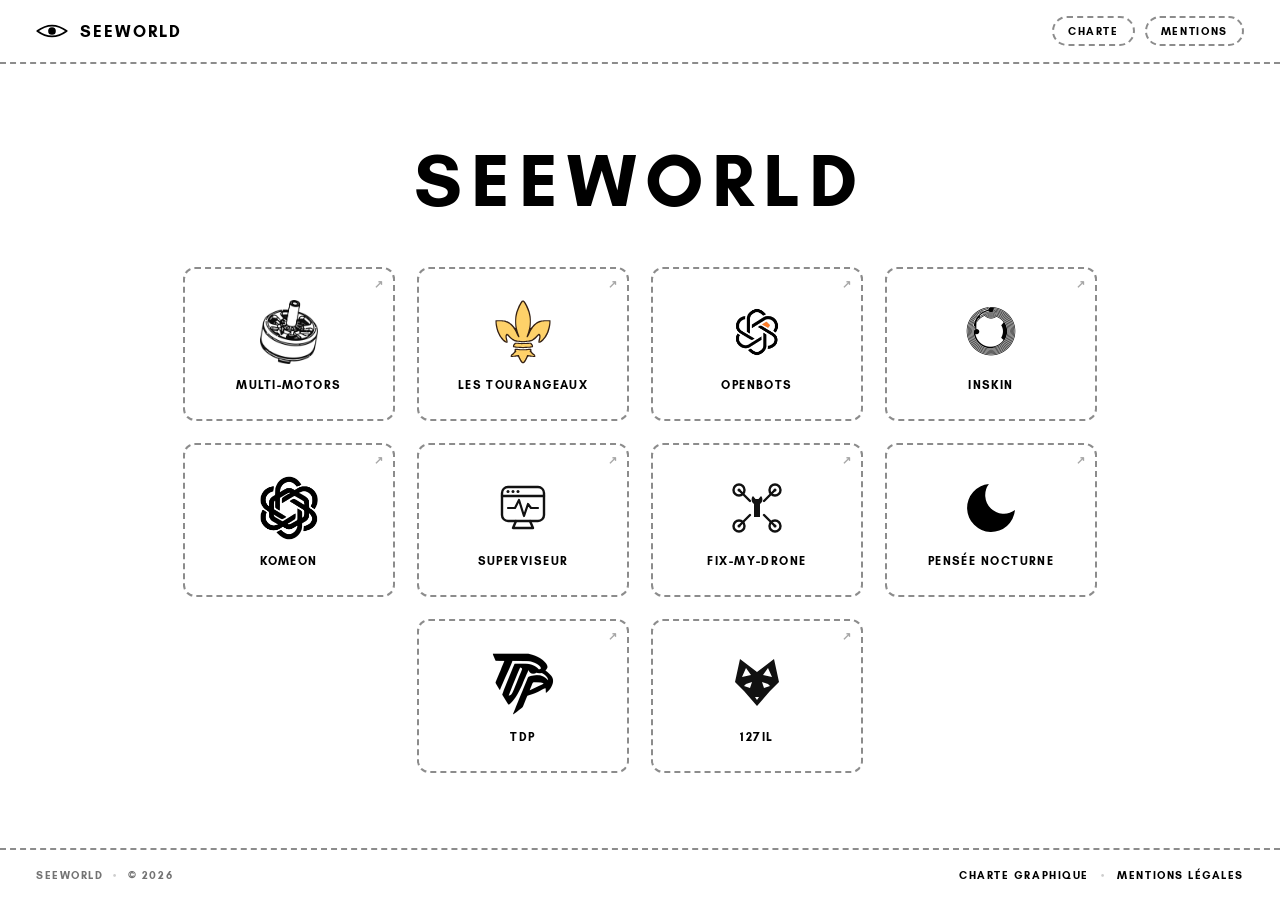
<file: index.html>
<!doctype html>
<html lang="fr">
<head>
  <meta charset="utf-8">
  <meta name="viewport" content="width=device-width, initial-scale=1, viewport-fit=cover">
  <title>SEEWORLD</title>
  <meta name="description" content="SEEWORLD : vitrine et écosystème de projets et plateformes numériques.">
  <link rel="canonical" href="https://seeworld.fr">
  <link rel="icon" type="image/svg+xml" href="favicon.svg">
  <meta property="og:title" content="SEEWORLD">
  <meta property="og:description" content="Vitrine et écosystème de projets et plateformes numériques.">
  <meta property="og:url" content="https://seeworld.fr">
  <meta property="og:type" content="website">
  <meta property="og:image" content="https://seeworld.fr/assets/logo-seeworld.svg">
  <meta name="twitter:card" content="summary">
  <meta name="twitter:title" content="SEEWORLD — Écosystème & Plateformes Numériques">
  <meta name="twitter:description" content="SEEWORLD : vitrine et écosystème de projets et plateformes numériques.">
  <meta name="twitter:image" content="https://seeworld.fr/assets/logo-seeworld.svg">
  <meta name="robots" content="index, follow">
  <script type="application/ld+json">
  {
    "@context": "https://schema.org",
    "@type": "Organization",
    "name": "SEEWORLD",
    "url": "https://seeworld.fr",
    "logo": "https://seeworld.fr/assets/logo-seeworld.svg",
    "description": "Vitrine et écosystème de projets et plateformes numériques.",
    "sameAs": [
      "https://lestourangeaux.fr",
      "https://komeon.fr",
      "https://openbots.fr",
      "https://tom-bigot.fr"
    ]
  }
  </script>
  <meta name="theme-color" content="#ffffff">
  <link rel="stylesheet" href="styles.css?v=20261107">
</head>
<body>

  <!-- ================= EN-TÊTE ================= -->
  <nav class="topnav" aria-label="Navigation">
    <a class="site-logo" href="/" aria-label="SEEWORLD — Accueil">
      <img src="assets/logo-seeworld.svg?v=3" alt="SEEWORLD" width="32" height="32">
      <span class="site-name">SEEWORLD</span>
    </a>
    <div class="nav-group">
      <a class="nav-pill" href="/charte-graphique.html">Charte</a>
      <a class="nav-pill" href="/mentions-legales.html">Mentions</a>
    </div>
  </nav>

  <!-- ================= ACCUEIL ================= -->
  <main class="screen">
    
    <header class="home-head">
      <h1 class="big-title">SEEWORLD</h1>
    </header>

    <!-- Vitrine des logos cliquables -->
    <div class="showcase" role="list">
      
      <!-- 01. Multi-Motors -->
      <a class="logo-card" href="https://multi-motors.fr" target="_blank" rel="noopener" role="listitem" title="Multi-Motors : catalogue des moteurs brushless FPV">
        <span class="logo-ext">↗</span>
        <div class="logo-img">
          <img src="assets/logos/multi-motors.png" alt="Multi-Motors">
        </div>
        <h2 class="logo-name">Multi-Motors</h2>
      </a>

      <!-- 02. Les Tourangeaux -->
      <a class="logo-card" href="https://lestourangeaux.fr" target="_blank" rel="noopener" role="listitem" title="Les Tourangeaux : site officiel et communauté">
        <span class="logo-ext">↗</span>
        <div class="logo-img">
          <img src="assets/logos/lestourangeaux.svg" alt="Les Tourangeaux">
        </div>
        <h2 class="logo-name">Les Tourangeaux</h2>
      </a>

      <!-- 03. OpenBots -->
      <a class="logo-card" href="https://openbots.fr" target="_blank" rel="noopener" role="listitem" title="OpenBots : hébergement managé de bots Discord">
        <span class="logo-ext">↗</span>
        <div class="logo-img">
          <img src="assets/logos/openbots.png" alt="OpenBots">
        </div>
        <h2 class="logo-name">OpenBots</h2>
      </a>

      <!-- 04. Inskin -->
      <a class="logo-card" href="https://github.com/TakDai/Inskin" target="_blank" rel="noopener" role="listitem" title="Inskin : application Android NFC/RFID & implants">
        <span class="logo-ext">↗</span>
        <div class="logo-img">
          <img src="assets/logos/inskin.png" alt="Inskin">
        </div>
        <h2 class="logo-name">Inskin</h2>
      </a>

      <!-- 05. Komeon -->
      <a class="logo-card" href="https://github.com/TakDai/Komeon" target="_blank" rel="noopener" role="listitem" title="Komeon : messagerie communautaire temps réel">
        <span class="logo-ext">↗</span>
        <div class="logo-img">
          <img src="assets/logos/komeon.png" alt="Komeon">
        </div>
        <h2 class="logo-name">Komeon</h2>
      </a>

      <!-- 06. Superviseur -->
      <a class="logo-card" href="https://github.com/TakDai/Superviseur" target="_blank" rel="noopener" role="listitem" title="Superviseur : monitoring et supervision SSH">
        <span class="logo-ext">↗</span>
        <div class="logo-img">
          <img src="assets/logos/superviseur.svg" alt="Superviseur">
        </div>
        <h2 class="logo-name">Superviseur</h2>
      </a>

      <!-- 07. Fix-My-Drone -->
      <a class="logo-card" href="https://github.com/TakDai/fix-my-drone" target="_blank" rel="noopener" role="listitem" title="Fix-My-Drone : base de connaissances et diagnostic FPV">
        <span class="logo-ext">↗</span>
        <div class="logo-img">
          <img src="assets/logos/fix-my-drone.svg" alt="Fix-My-Drone">
        </div>
        <h2 class="logo-name">Fix-My-Drone</h2>
      </a>

      <!-- 08. Pensée Nocturne -->
      <a class="logo-card" href="https://pensées-nocturnes.fr" target="_blank" rel="noopener" role="listitem" title="Pensée Nocturne : créations et réflexions">
        <span class="logo-ext">↗</span>
        <div class="logo-img">
          <img src="assets/logos/pensee-nocturne.svg?v=2" alt="Pensée Nocturne">
        </div>
        <h2 class="logo-name">Pensée Nocturne</h2>
      </a>

      <!-- 09. TDP -->
      <a class="logo-card" href="https://github.com/TakDai/tete-de-piaf" target="_blank" rel="noopener" role="listitem" title="TDP : Tête de Piaf">
        <span class="logo-ext">↗</span>
        <div class="logo-img">
          <img src="assets/logos/tdp.png" alt="TDP">
        </div>
        <h2 class="logo-name">TDP</h2>
      </a>

      <!-- 10. 127IL -->
      <a class="logo-card" href="https://github.com/TakDai/127il" target="_blank" rel="noopener" role="listitem" title="127IL : live streaming & créations Twitch">
        <span class="logo-ext">↗</span>
        <div class="logo-img">
          <img src="assets/logos/127il.svg" alt="127IL">
        </div>
        <h2 class="logo-name">127IL</h2>
      </a>

    </div>

  </main>

  <!-- ================= PIED DE PAGE ================= -->
  <footer class="foot">
    <div class="foot-brand">
      <span>SEEWORLD</span>
      <span class="foot-sep">&bull;</span>
      <span>&copy; 2026</span>
    </div>
    <div class="foot-links">
      <a href="/charte-graphique.html">Charte graphique</a>
      <span class="foot-sep">&bull;</span>
      <a href="/mentions-legales.html">Mentions légales</a>
    </div>
  </footer>

</body>
</html>
</file>
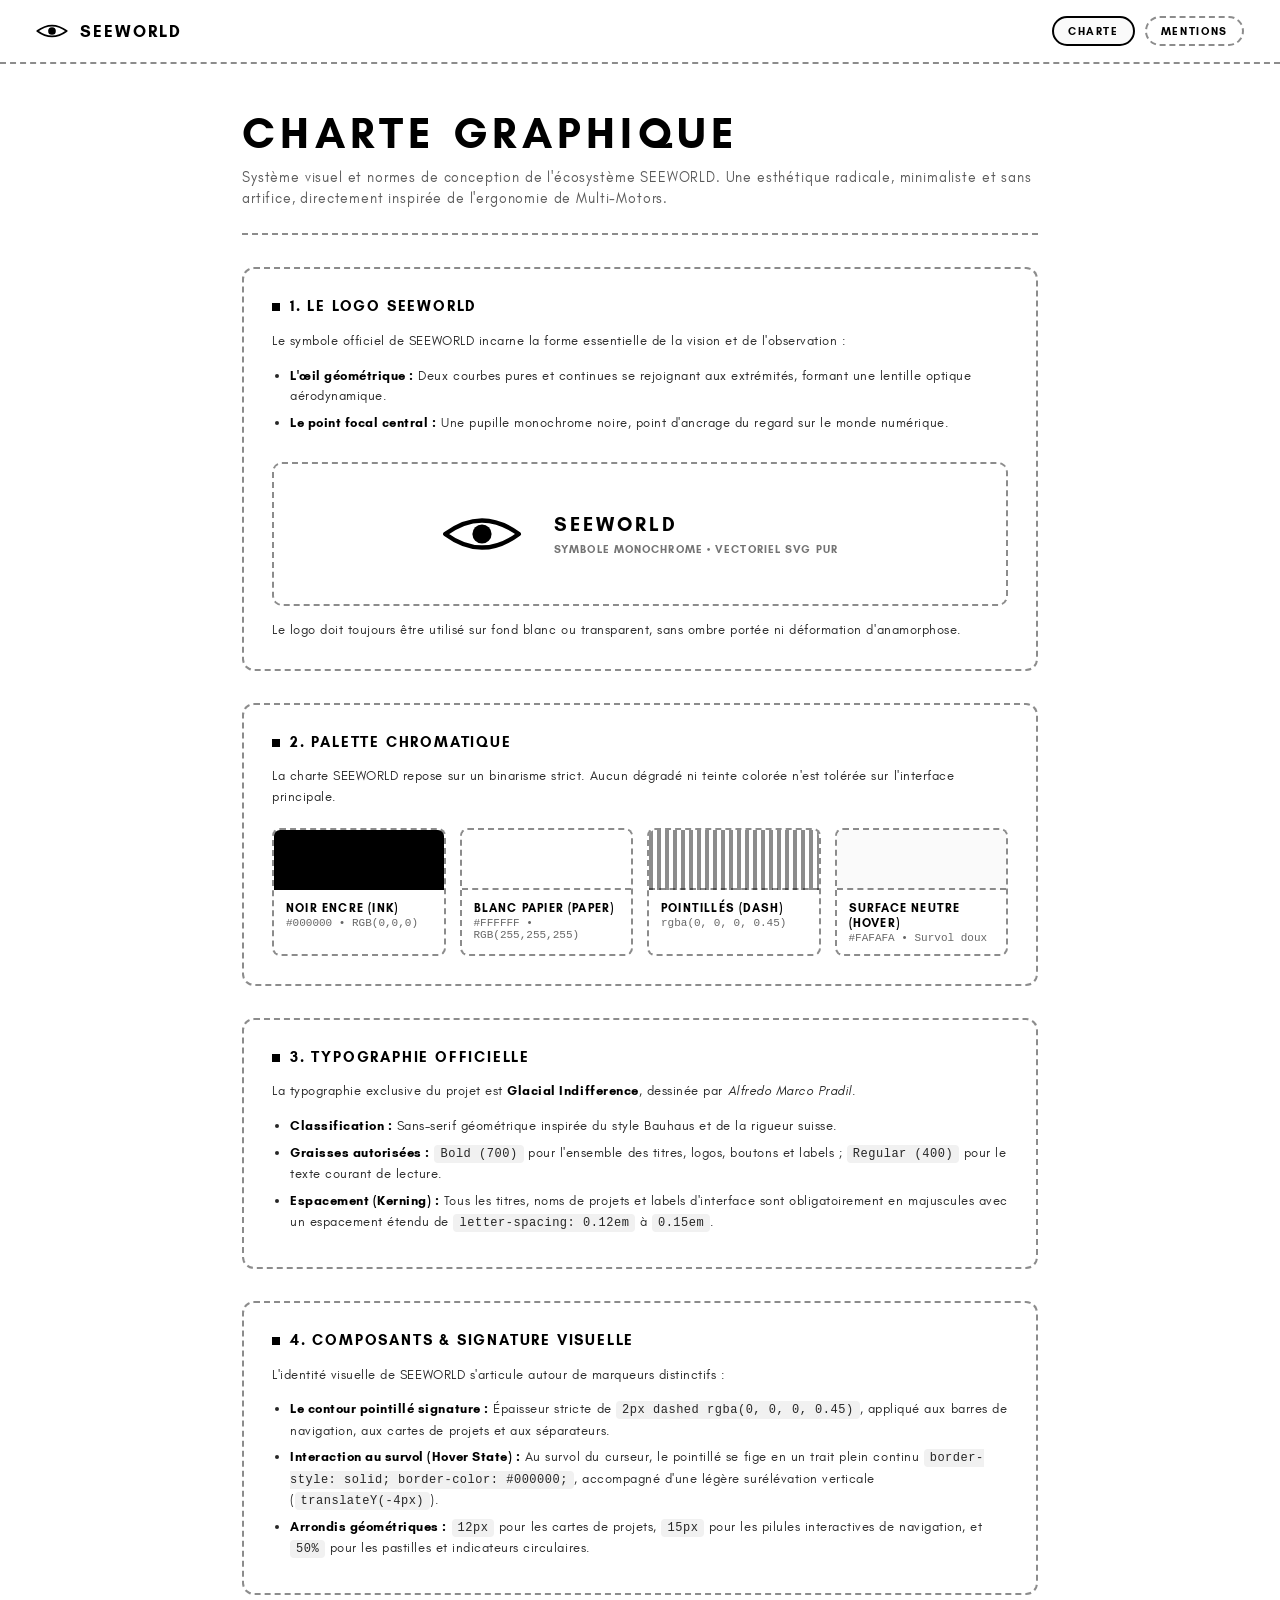
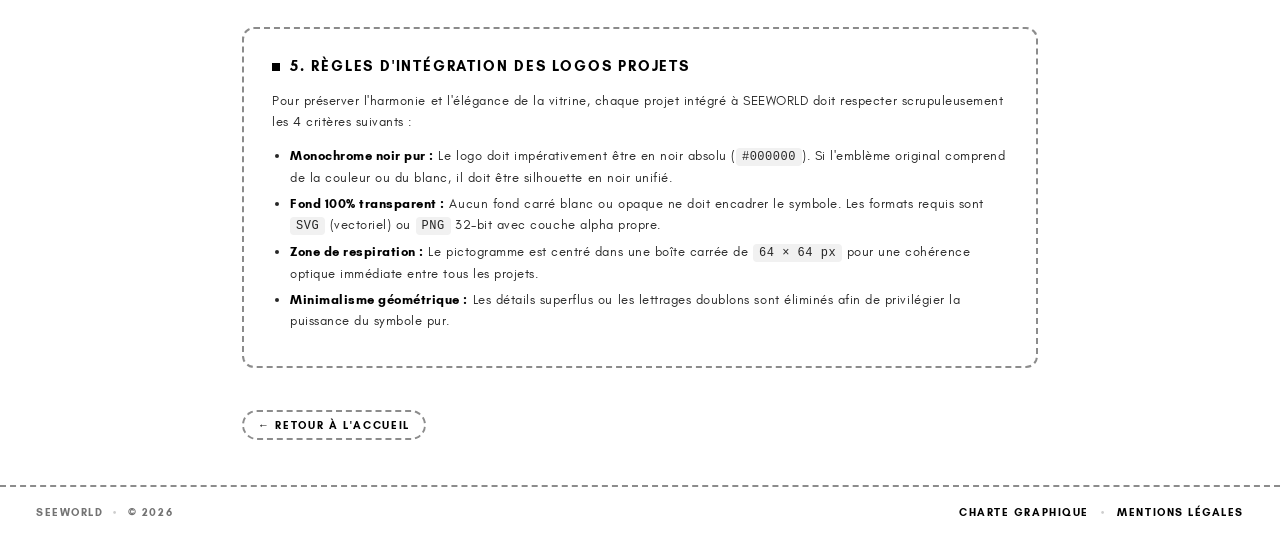
<file: charte-graphique.html>
<!doctype html>
<html lang="fr">
<head>
  <meta charset="utf-8">
  <meta name="viewport" content="width=device-width, initial-scale=1, viewport-fit=cover">
  <title>Charte Graphique — SEEWORLD</title>
  <meta name="description" content="Charte graphique et système de design officiel de la vitrine SEEWORLD : noir pur, blanc papier, typographie Glacial Indifference et logos monochromes.">
  <link rel="canonical" href="https://seeworld.fr/charte-graphique.html">
  <link rel="icon" type="image/svg+xml" href="favicon.svg">
  <meta property="og:title" content="Charte Graphique — SEEWORLD">
  <meta property="og:description" content="Système de design officiel SEEWORLD : noir pur, blanc papier, typographie et composants.">
  <meta property="og:url" content="https://seeworld.fr/charte-graphique.html">
  <meta property="og:type" content="article">
  <meta name="theme-color" content="#ffffff">
  <link rel="stylesheet" href="styles.css?v=20261107">
</head>
<body>

  <!-- ================= EN-TÊTE ================= -->
  <nav class="topnav" aria-label="Navigation">
    <a class="site-logo" href="/" aria-label="SEEWORLD — Retour à l'accueil">
      <img src="assets/logo-seeworld.svg?v=3" alt="SEEWORLD" width="32" height="32">
      <span class="site-name">SEEWORLD</span>
    </a>
    <div class="nav-group">
      <a class="nav-pill active" href="/charte-graphique.html">Charte</a>
      <a class="nav-pill" href="/mentions-legales.html">Mentions</a>
    </div>
  </nav>

  <!-- ================= CONTENU ================= -->
  <main class="prose-screen">

    <header class="page-head">
      <h1 class="page-title">Charte Graphique</h1>
      <p class="page-subtitle">Système visuel et normes de conception de l'écosystème SEEWORLD. Une esthétique radicale, minimaliste et sans artifice, directement inspirée de l'ergonomie de Multi-Motors.</p>
    </header>

    <!-- 01. Le Logo SEEWORLD -->
    <article class="prose-card">
      <h2>1. Le Logo SEEWORLD</h2>
      <p>Le symbole officiel de SEEWORLD incarne la forme essentielle de la vision et de l'observation :</p>
      <ul>
        <li><strong>L'œil géométrique :</strong> Deux courbes pures et continues se rejoignant aux extrémités, formant une lentille optique aérodynamique.</li>
        <li><strong>Le point focal central :</strong> Une pupille monochrome noire, point d'ancrage du regard sur le monde numérique.</li>
      </ul>
      <div class="logo-display">
        <img src="assets/logo-seeworld.svg" alt="Logo officiel SEEWORLD" width="80" height="80">
        <div>
          <div style="font-weight: 700; font-size: 20px; letter-spacing: 0.15em;">SEEWORLD</div>
          <div style="font-size: 11px; color: rgba(0,0,0,0.55); letter-spacing: 0.1em; margin-top: 4px;">SYMBOLE MONOCHROME &bull; VECTORIEL SVG PUR</div>
        </div>
      </div>
      <p>Le logo doit toujours être utilisé sur fond blanc ou transparent, sans ombre portée ni déformation d'anamorphose.</p>
    </article>

    <!-- 02. Palette chromatique -->
    <article class="prose-card">
      <h2>2. Palette Chromatique</h2>
      <p>La charte SEEWORLD repose sur un binarisme strict. Aucun dégradé ni teinte colorée n'est tolérée sur l'interface principale.</p>
      
      <div class="swatch-grid">
        <div class="swatch-item">
          <div class="swatch-color" style="background: #000000;"></div>
          <div class="swatch-meta">
            <span class="swatch-name">Noir Encre (Ink)</span>
            <span class="swatch-value">#000000 &bull; RGB(0,0,0)</span>
          </div>
        </div>
        <div class="swatch-item">
          <div class="swatch-color" style="background: #FFFFFF;"></div>
          <div class="swatch-meta">
            <span class="swatch-name">Blanc Papier (Paper)</span>
            <span class="swatch-value">#FFFFFF &bull; RGB(255,255,255)</span>
          </div>
        </div>
        <div class="swatch-item">
          <div class="swatch-color" style="background: repeating-linear-gradient(to right, rgba(0,0,0,0.45) 0 4px, transparent 4px 8px);"></div>
          <div class="swatch-meta">
            <span class="swatch-name">Pointillés (Dash)</span>
            <span class="swatch-value">rgba(0, 0, 0, 0.45)</span>
          </div>
        </div>
        <div class="swatch-item">
          <div class="swatch-color" style="background: #FAFAFA;"></div>
          <div class="swatch-meta">
            <span class="swatch-name">Surface Neutre (Hover)</span>
            <span class="swatch-value">#FAFAFA &bull; Survol doux</span>
          </div>
        </div>
      </div>
    </article>

    <!-- 03. Typographie -->
    <article class="prose-card">
      <h2>3. Typographie Officielle</h2>
      <p>La typographie exclusive du projet est <strong>Glacial Indifference</strong>, dessinée par <em>Alfredo Marco Pradil</em>.</p>
      <ul>
        <li><strong>Classification :</strong> Sans-serif géométrique inspirée du style Bauhaus et de la rigueur suisse.</li>
        <li><strong>Graisses autorisées :</strong> <code>Bold (700)</code> pour l'ensemble des titres, logos, boutons et labels ; <code>Regular (400)</code> pour le texte courant de lecture.</li>
        <li><strong>Espacement (Kerning) :</strong> Tous les titres, noms de projets et labels d'interface sont obligatoirement en majuscules avec un espacement étendu de <code>letter-spacing: 0.12em</code> à <code>0.15em</code>.</li>
      </ul>
    </article>

    <!-- 04. Composants & Signature Visuelle -->
    <article class="prose-card">
      <h2>4. Composants &amp; Signature Visuelle</h2>
      <p>L'identité visuelle de SEEWORLD s'articule autour de marqueurs distinctifs :</p>
      <ul>
        <li><strong>Le contour pointillé signature :</strong> Épaisseur stricte de <code>2px dashed rgba(0, 0, 0, 0.45)</code>, appliqué aux barres de navigation, aux cartes de projets et aux séparateurs.</li>
        <li><strong>Interaction au survol (Hover State) :</strong> Au survol du curseur, le pointillé se fige en un trait plein continu <code>border-style: solid; border-color: #000000;</code>, accompagné d'une légère surélévation verticale (<code>translateY(-4px)</code>).</li>
        <li><strong>Arrondis géométriques :</strong> 
          <code>12px</code> pour les cartes de projets, 
          <code>15px</code> pour les pilules interactives de navigation, 
          et <code>50%</code> pour les pastilles et indicateurs circulaires.
        </li>
      </ul>
    </article>

    <!-- 05. Règle d'intégration des Logos de projets -->
    <article class="prose-card">
      <h2>5. Règles d'intégration des Logos Projets</h2>
      <p>Pour préserver l'harmonie et l'élégance de la vitrine, chaque projet intégré à SEEWORLD doit respecter scrupuleusement les 4 critères suivants :</p>
      <ul>
        <li><strong>Monochrome noir pur :</strong> Le logo doit impérativement être en noir absolu (<code>#000000</code>). Si l'emblème original comprend de la couleur ou du blanc, il doit être silhouette en noir unifié.</li>
        <li><strong>Fond 100% transparent :</strong> Aucun fond carré blanc ou opaque ne doit encadrer le symbole. Les formats requis sont <code>SVG</code> (vectoriel) ou <code>PNG</code> 32-bit avec couche alpha propre.</li>
        <li><strong>Zone de respiration :</strong> Le pictogramme est centré dans une boîte carrée de <code>64 &times; 64 px</code> pour une cohérence optique immédiate entre tous les projets.</li>
        <li><strong>Minimalisme géométrique :</strong> Les détails superflus ou les lettrages doublons sont éliminés afin de privilégier la puissance du symbole pur.</li>
      </ul>
    </article>

    <div class="back-row">
      <a class="nav-pill" href="/">&larr; Retour à l'accueil</a>
    </div>

  </main>

  <!-- ================= PIED DE PAGE ================= -->
  <footer class="foot">
    <div class="foot-brand">
      <span>SEEWORLD</span>
      <span class="foot-sep">&bull;</span>
      <span>&copy; 2026</span>
    </div>
    <div class="foot-links">
      <a href="/charte-graphique.html">Charte graphique</a>
      <span class="foot-sep">&bull;</span>
      <a href="/mentions-legales.html">Mentions légales</a>
    </div>
  </footer>

</body>
</html>
</file>
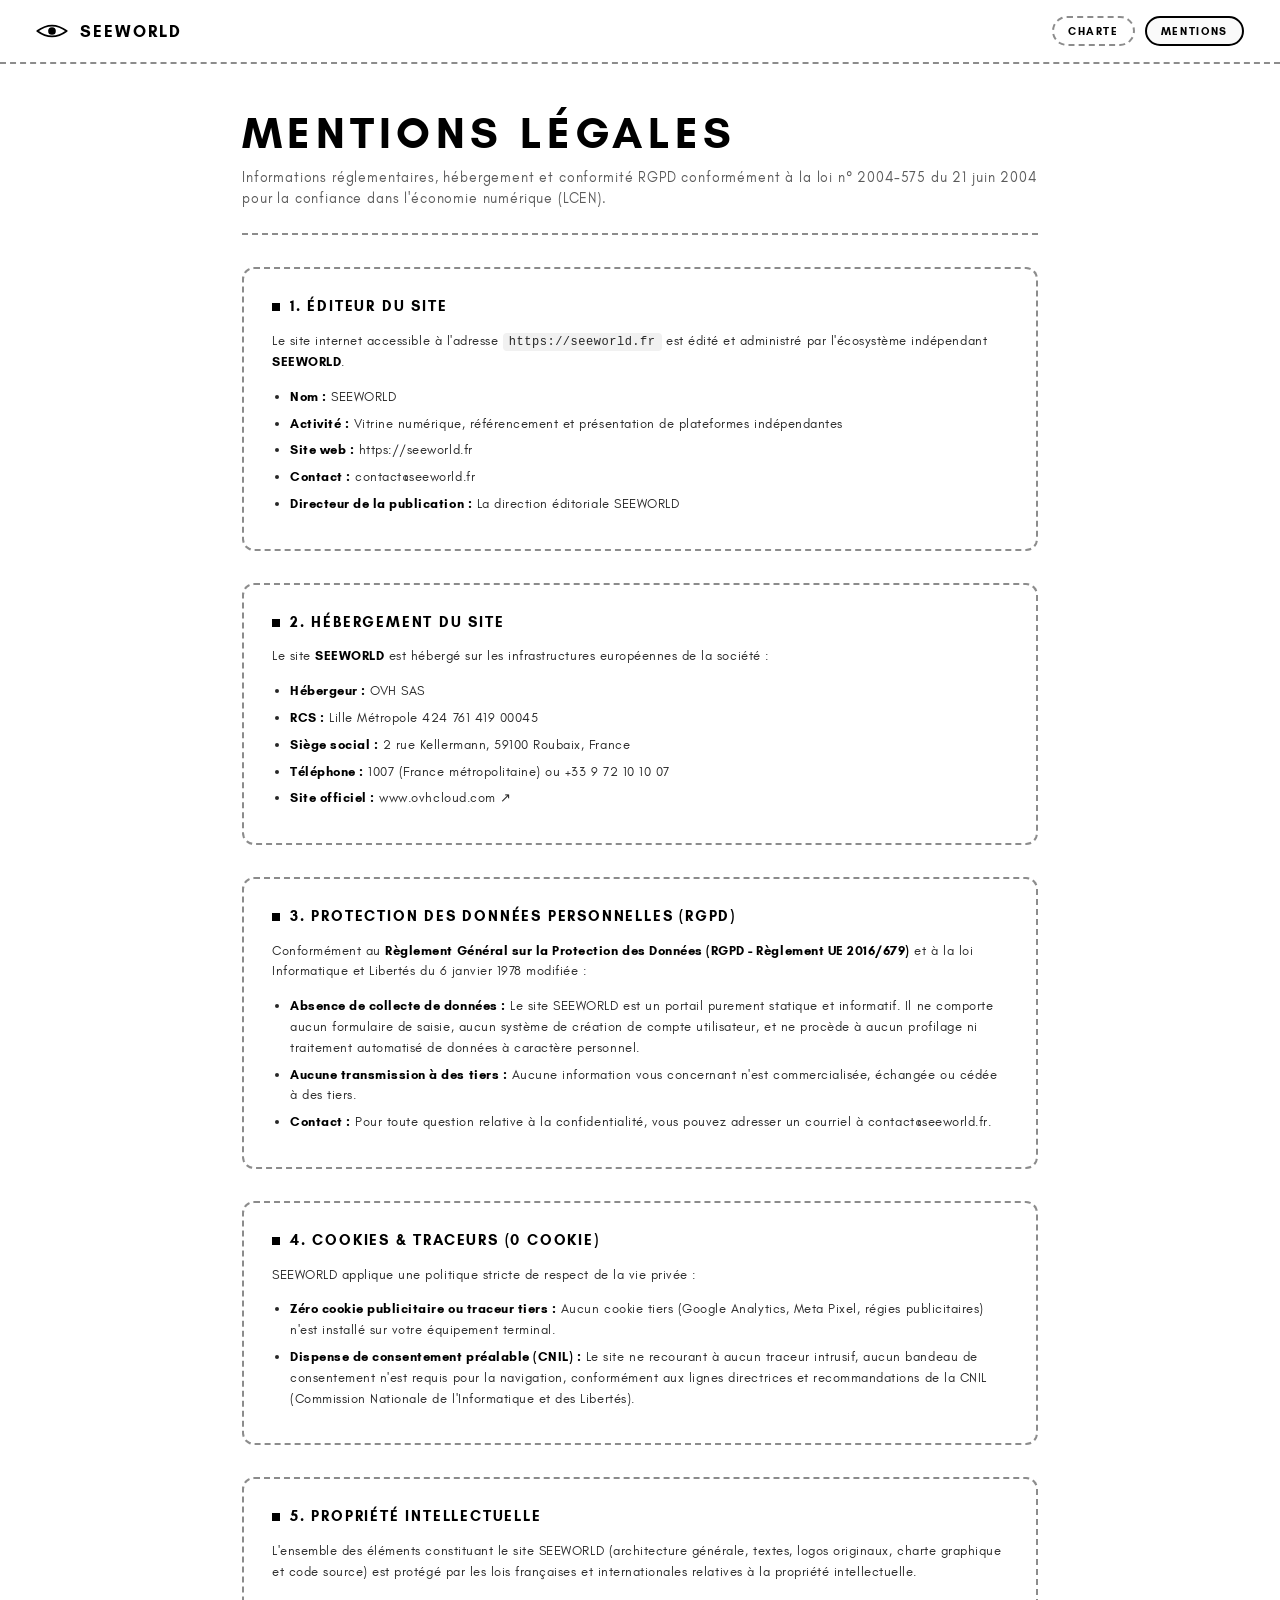
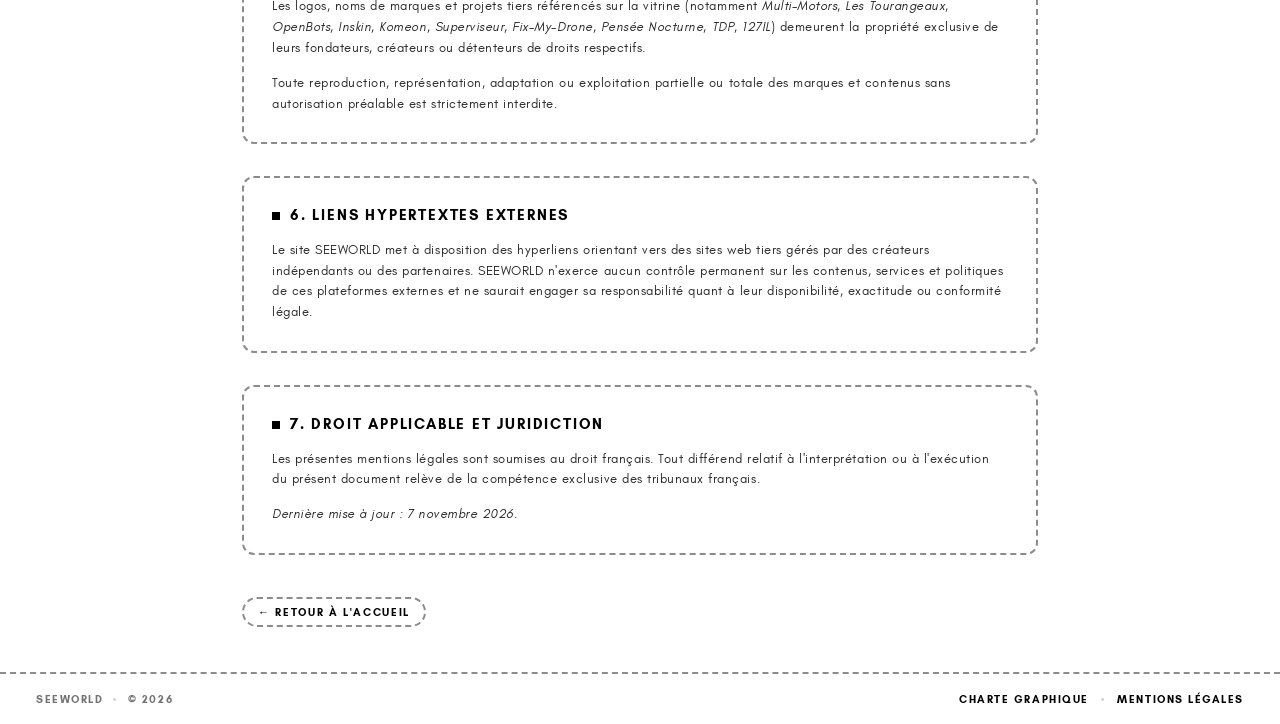
<file: mentions-legales.html>
<!doctype html>
<html lang="fr">
<head>
  <meta charset="utf-8">
  <meta name="viewport" content="width=device-width, initial-scale=1, viewport-fit=cover">
  <title>Mentions légales — SEEWORLD</title>
  <meta name="description" content="Mentions légales, conformité RGPD et politique de confidentialité du site SEEWORLD.">
  <link rel="canonical" href="https://seeworld.fr/mentions-legales.html">
  <link rel="icon" type="image/svg+xml" href="favicon.svg">
  <meta property="og:title" content="Mentions légales — SEEWORLD">
  <meta property="og:description" content="Mentions légales, conformité RGPD et politique de confidentialité du site SEEWORLD.">
  <meta property="og:url" content="https://seeworld.fr/mentions-legales.html">
  <meta property="og:type" content="article">
  <meta name="theme-color" content="#ffffff">
  <link rel="stylesheet" href="styles.css?v=20261107">
</head>
<body>

  <!-- ================= EN-TÊTE ================= -->
  <nav class="topnav" aria-label="Navigation">
    <a class="site-logo" href="/" aria-label="SEEWORLD — Retour à l'accueil">
      <img src="assets/logo-seeworld.svg?v=3" alt="SEEWORLD" width="32" height="32">
      <span class="site-name">SEEWORLD</span>
    </a>
    <div class="nav-group">
      <a class="nav-pill" href="/charte-graphique.html">Charte</a>
      <a class="nav-pill active" href="/mentions-legales.html">Mentions</a>
    </div>
  </nav>

  <!-- ================= CONTENU ================= -->
  <main class="prose-screen">

    <header class="page-head">
      <h1 class="page-title">Mentions légales</h1>
      <p class="page-subtitle">Informations réglementaires, hébergement et conformité RGPD conformément à la loi n° 2004-575 du 21 juin 2004 pour la confiance dans l'économie numérique (LCEN).</p>
    </header>

    <!-- 01. Édition du site -->
    <article class="prose-card">
      <h2>1. Éditeur du site</h2>
      <p>Le site internet accessible à l'adresse <code>https://seeworld.fr</code> est édité et administré par l'écosystème indépendant <strong>SEEWORLD</strong>.</p>
      <ul>
        <li><strong>Nom :</strong> SEEWORLD</li>
        <li><strong>Activité :</strong> Vitrine numérique, référencement et présentation de plateformes indépendantes</li>
        <li><strong>Site web :</strong> <a href="https://seeworld.fr">https://seeworld.fr</a></li>
        <li><strong>Contact :</strong> <a href="mailto:contact@seeworld.fr">contact@seeworld.fr</a></li>
        <li><strong>Directeur de la publication :</strong> La direction éditoriale SEEWORLD</li>
      </ul>
    </article>

    <!-- 02. Hébergement -->
    <article class="prose-card">
      <h2>2. Hébergement du site</h2>
      <p>Le site <strong>SEEWORLD</strong> est hébergé sur les infrastructures européennes de la société :</p>
      <ul>
        <li><strong>Hébergeur :</strong> OVH SAS</li>
        <li><strong>RCS :</strong> Lille Métropole 424 761 419 00045</li>
        <li><strong>Siège social :</strong> 2 rue Kellermann, 59100 Roubaix, France</li>
        <li><strong>Téléphone :</strong> 1007 (France métropolitaine) ou +33 9 72 10 10 07</li>
        <li><strong>Site officiel :</strong> <a href="https://www.ovhcloud.com" target="_blank" rel="noopener">www.ovhcloud.com ↗</a></li>
      </ul>
    </article>

    <!-- 03. Données personnelles et RGPD -->
    <article class="prose-card">
      <h2>3. Protection des données personnelles (RGPD)</h2>
      <p>Conformément au <strong>Règlement Général sur la Protection des Données (RGPD - Règlement UE 2016/679)</strong> et à la loi Informatique et Libertés du 6 janvier 1978 modifiée :</p>
      <ul>
        <li><strong>Absence de collecte de données :</strong> Le site SEEWORLD est un portail purement statique et informatif. Il ne comporte aucun formulaire de saisie, aucun système de création de compte utilisateur, et ne procède à aucun profilage ni traitement automatisé de données à caractère personnel.</li>
        <li><strong>Aucune transmission à des tiers :</strong> Aucune information vous concernant n'est commercialisée, échangée ou cédée à des tiers.</li>
        <li><strong>Contact :</strong> Pour toute question relative à la confidentialité, vous pouvez adresser un courriel à <a href="mailto:contact@seeworld.fr">contact@seeworld.fr</a>.</li>
      </ul>
    </article>

    <!-- 04. Cookies et traceurs -->
    <article class="prose-card">
      <h2>4. Cookies &amp; Traceurs (0 Cookie)</h2>
      <p>SEEWORLD applique une politique stricte de respect de la vie privée :</p>
      <ul>
        <li><strong>Zéro cookie publicitaire ou traceur tiers :</strong> Aucun cookie tiers (Google Analytics, Meta Pixel, régies publicitaires) n'est installé sur votre équipement terminal.</li>
        <li><strong>Dispense de consentement préalable (CNIL) :</strong> Le site ne recourant à aucun traceur intrusif, aucun bandeau de consentement n'est requis pour la navigation, conformément aux lignes directrices et recommandations de la CNIL (Commission Nationale de l'Informatique et des Libertés).</li>
      </ul>
    </article>

    <!-- 05. Propriété intellectuelle -->
    <article class="prose-card">
      <h2>5. Propriété intellectuelle</h2>
      <p>L'ensemble des éléments constituant le site SEEWORLD (architecture générale, textes, logos originaux, charte graphique et code source) est protégé par les lois françaises et internationales relatives à la propriété intellectuelle.</p>
      <p>Les logos, noms de marques et projets tiers référencés sur la vitrine (notamment <em>Multi-Motors</em>, <em>Les Tourangeaux</em>, <em>OpenBots</em>, <em>Inskin</em>, <em>Komeon</em>, <em>Superviseur</em>, <em>Fix-My-Drone</em>, <em>Pensée Nocturne</em>, <em>TDP</em>, <em>127IL</em>) demeurent la propriété exclusive de leurs fondateurs, créateurs ou détenteurs de droits respectifs.</p>
      <p>Toute reproduction, représentation, adaptation ou exploitation partielle ou totale des marques et contenus sans autorisation préalable est strictement interdite.</p>
    </article>

    <!-- 06. Liens hypertextes -->
    <article class="prose-card">
      <h2>6. Liens hypertextes externes</h2>
      <p>Le site SEEWORLD met à disposition des hyperliens orientant vers des sites web tiers gérés par des créateurs indépendants ou des partenaires. SEEWORLD n'exerce aucun contrôle permanent sur les contenus, services et politiques de ces plateformes externes et ne saurait engager sa responsabilité quant à leur disponibilité, exactitude ou conformité légale.</p>
    </article>

    <!-- 07. Droit applicable -->
    <article class="prose-card">
      <h2>7. Droit applicable et juridiction</h2>
      <p>Les présentes mentions légales sont soumises au droit français. Tout différend relatif à l'interprétation ou à l'exécution du présent document relève de la compétence exclusive des tribunaux français.</p>
      <p><em>Dernière mise à jour : 7 novembre 2026.</em></p>
    </article>

    <div class="back-row">
      <a class="nav-pill" href="/">&larr; Retour à l'accueil</a>
    </div>

  </main>

  <!-- ================= PIED DE PAGE ================= -->
  <footer class="foot">
    <div class="foot-brand">
      <span>SEEWORLD</span>
      <span class="foot-sep">&bull;</span>
      <span>&copy; 2026</span>
    </div>
    <div class="foot-links">
      <a href="/charte-graphique.html">Charte graphique</a>
      <span class="foot-sep">&bull;</span>
      <a href="/mentions-legales.html">Mentions légales</a>
    </div>
  </footer>

</body>
</html>
</file>
<file: styles.css>
/* ==========================================================================
   SEEWORLD — Showcase
   Minimalisme direct inspiré de multi-motors.fr
   Noir sur blanc, typographie Glacial Indifference, pointillés 2 px signatures
   et vitrine directe des projets par leurs logos cliquables.
   ========================================================================== */

@font-face {
  font-family: "Glacial Indifference";
  font-weight: 400;
  font-style: normal;
  font-display: swap;
  src: url("./fonts/glacial-indifference-400.woff2") format("woff2"),
       url("/fonts/glacial-indifference-400.woff2") format("woff2");
}

@font-face {
  font-family: "Glacial Indifference";
  font-weight: 400;
  font-style: italic;
  font-display: swap;
  src: url("./fonts/glacial-indifference-400italic.woff2") format("woff2"),
       url("/fonts/glacial-indifference-400italic.woff2") format("woff2");
}

@font-face {
  font-family: "Glacial Indifference";
  font-weight: 700;
  font-style: normal;
  font-display: swap;
  src: url("./fonts/glacial-indifference-700.woff2") format("woff2"),
       url("/fonts/glacial-indifference-700.woff2") format("woff2");
}

:root {
  --paper: #ffffff;
  --ink: #000000;
  --dash: rgba(0, 0, 0, 0.45);
  --font: "Glacial Indifference", "Century Gothic", "Futura", "Trebuchet MS", sans-serif;
  color-scheme: light;
}

*, *::before, *::after {
  box-sizing: border-box;
}

html {
  -webkit-text-size-adjust: 100%;
  scroll-behavior: smooth;
}

body {
  margin: 0;
  overflow-x: clip;
  background: var(--paper);
  color: var(--ink);
  font: 700 14px/1.3 var(--font);
  min-height: 100vh;
  min-height: 100svh;
  display: flex;
  flex-direction: column;
  -webkit-font-smoothing: antialiased;
}

a {
  color: inherit;
  text-decoration: none;
}

/* ---------- EN-TÊTE (Style Multi-Motors) ---------- */
.topnav {
  display: flex;
  align-items: center;
  justify-content: space-between;
  height: 64px;
  padding: 0 clamp(16px, 3vw, 36px);
  border-bottom: 2px dashed var(--dash);
  background: var(--paper);
  position: sticky;
  top: 0;
  z-index: 50;
}

.site-logo {
  display: flex;
  align-items: center;
  gap: 12px;
  text-decoration: none;
}

.site-logo img {
  width: 32px;
  height: 32px;
  display: block;
}

.site-name {
  font: 700 17px/1 var(--font);
  letter-spacing: 0.12em;
  text-transform: uppercase;
  color: var(--ink);
}

.nav-group {
  display: flex;
  align-items: center;
  gap: 10px;
}

.nav-pill {
  display: inline-flex;
  align-items: center;
  height: 30px;
  padding: 0 14px;
  border: 2px dashed var(--dash);
  border-radius: 15px;
  font: 700 11px var(--font);
  letter-spacing: 0.15em;
  text-transform: uppercase;
  color: var(--ink);
  background: transparent;
  transition: border-color 0.2s, background-color 0.2s, border-style 0.2s;
}

.nav-pill:hover,
.nav-pill.active {
  border-style: solid;
  border-color: var(--ink);
  background: #fafafa;
}

/* ---------- SECTION CENTRALE ---------- */
.screen {
  flex: 1;
  display: flex;
  flex-direction: column;
  align-items: center;
  justify-content: center;
  padding: clamp(24px, 5vh, 60px) 20px;
  width: 100%;
  max-width: 960px;
  margin: 0 auto;
}

.home-head {
  display: flex;
  flex-direction: column;
  align-items: center;
  text-align: center;
  margin-bottom: clamp(28px, 5vh, 48px);
}

.big-title {
  margin: 0;
  font: 700 clamp(40px, min(8vw, 10vh), 76px)/1.08 var(--font);
  letter-spacing: 0.12em;
  text-transform: uppercase;
  color: var(--ink);
}

/* ---------- VITRINE DES LOGOS CLIQUABLES ---------- */
.showcase {
  width: 100%;
  display: flex;
  flex-wrap: wrap;
  justify-content: center;
  gap: clamp(14px, 2vw, 22px);
}

.logo-card {
  flex: 0 1 calc(25% - 18px);
  min-width: 180px;
  display: flex;
  flex-direction: column;
  align-items: center;
  justify-content: center;
  padding: 24px 14px 18px;
  min-height: 154px;
  border: 2px dashed var(--dash);
  border-radius: 12px;
  background: var(--paper);
  text-decoration: none;
  cursor: pointer;
  position: relative;
  transition: transform 0.2s cubic-bezier(0.16, 1, 0.3, 1),
              border-color 0.2s ease,
              border-style 0.2s ease,
              box-shadow 0.2s ease;
}

.logo-card:hover {
  transform: translateY(-4px);
  border-style: solid;
  border-color: var(--ink);
  box-shadow: 0 8px 24px rgba(0, 0, 0, 0.08);
}

.logo-img {
  width: 64px;
  height: 64px;
  display: flex;
  align-items: center;
  justify-content: center;
  margin-bottom: 14px;
}

.logo-img img,
.logo-img svg {
  max-width: 100%;
  max-height: 100%;
  object-fit: contain;
  display: block;
  transition: transform 0.2s ease;
}

.logo-card:hover .logo-img img,
.logo-card:hover .logo-img svg {
  transform: scale(1.08);
}

.logo-name {
  margin: 0;
  font: 700 12px/1.2 var(--font);
  letter-spacing: 0.12em;
  text-transform: uppercase;
  color: var(--ink);
  text-align: center;
}

.logo-ext {
  position: absolute;
  top: 8px;
  right: 10px;
  font-size: 11px;
  color: rgba(0, 0, 0, 0.35);
  transition: color 0.2s, transform 0.2s;
}

.logo-card:hover .logo-ext {
  color: var(--ink);
  transform: translate(1px, -1px);
}

/* ---------- PIED DE PAGE ---------- */
.foot {
  border-top: 2px dashed var(--dash);
  padding: 18px clamp(16px, 3vw, 36px);
  display: flex;
  align-items: center;
  justify-content: space-between;
  gap: 16px;
  font: 700 11px var(--font);
  letter-spacing: 0.14em;
  text-transform: uppercase;
  color: rgba(0, 0, 0, 0.55);
}

.foot-brand {
  display: flex;
  align-items: center;
  gap: 10px;
}

.foot-links {
  display: flex;
  align-items: center;
  gap: 12px;
  flex-wrap: wrap;
}

.foot-sep {
  opacity: 0.35;
}

.foot a {
  color: var(--ink);
  transition: opacity 0.2s;
}

.foot a:hover {
  opacity: 0.6;
  text-decoration: none;
}

/* ---------- PAGES DE CONTENU (Mentions, Charte) ---------- */
.prose-screen {
  flex: 1;
  width: 100%;
  max-width: 860px;
  margin: 0 auto;
  padding: clamp(32px, 5vh, 64px) clamp(16px, 4vw, 32px);
  display: flex;
  flex-direction: column;
  gap: 32px;
}

.page-head {
  border-bottom: 2px dashed var(--dash);
  padding-bottom: 24px;
}

.page-title {
  margin: 0 0 10px;
  font: 700 clamp(30px, 5vw, 44px)/1.1 var(--font);
  letter-spacing: 0.12em;
  text-transform: uppercase;
  color: var(--ink);
}

.page-subtitle {
  margin: 0;
  font: 400 14px/1.5 var(--font);
  letter-spacing: 0.06em;
  color: rgba(0, 0, 0, 0.65);
}

.prose-card {
  border: 2px dashed var(--dash);
  border-radius: 12px;
  padding: clamp(20px, 3vw, 28px);
  background: var(--paper);
  display: flex;
  flex-direction: column;
  gap: 14px;
}

.prose-card h2 {
  margin: 0;
  font: 700 15px/1.3 var(--font);
  letter-spacing: 0.12em;
  text-transform: uppercase;
  color: var(--ink);
  display: flex;
  align-items: center;
  gap: 10px;
}

.prose-card h2::before {
  content: "";
  display: inline-block;
  width: 8px;
  height: 8px;
  background: var(--ink);
}

.prose-card p {
  margin: 0;
  font: 400 13px/1.6 var(--font);
  letter-spacing: 0.04em;
  color: rgba(0, 0, 0, 0.85);
}

.prose-card ul {
  margin: 0;
  padding-left: 18px;
  font: 400 13px/1.6 var(--font);
  letter-spacing: 0.04em;
  color: rgba(0, 0, 0, 0.85);
}

.prose-card li {
  margin-bottom: 6px;
}

.prose-card strong {
  font-weight: 700;
  color: var(--ink);
}

.prose-card code {
  font-family: ui-monospace, SFMono-Regular, Consolas, monospace;
  background: #f1f1f1;
  padding: 2px 6px;
  border-radius: 4px;
  font-size: 12px;
}

/* Swatches pour la charte */
.swatch-grid {
  display: grid;
  grid-template-columns: repeat(auto-fit, minmax(160px, 1fr));
  gap: 14px;
  margin-top: 6px;
}

.swatch-item {
  border: 2px dashed var(--dash);
  border-radius: 8px;
  overflow: hidden;
  background: var(--paper);
}

.swatch-color {
  height: 60px;
  width: 100%;
  border-bottom: 2px dashed var(--dash);
}

.swatch-meta {
  padding: 10px 12px;
  display: flex;
  flex-direction: column;
  gap: 2px;
}

.swatch-name {
  font: 700 12px var(--font);
  letter-spacing: 0.1em;
  text-transform: uppercase;
}

.swatch-value {
  font: 400 11px ui-monospace, monospace;
  color: rgba(0, 0, 0, 0.6);
}

/* Preview de logo dans la charte */
.logo-display {
  display: flex;
  align-items: center;
  justify-content: center;
  gap: 32px;
  padding: 30px;
  border: 2px dashed var(--dash);
  border-radius: 10px;
  margin-top: 8px;
}

/* Bouton retour */
.back-row {
  display: flex;
  justify-content: flex-start;
  margin-top: 10px;
}

/* ---------- RESPONSIVE ---------- */
@media (max-width: 860px) {
  .logo-card {
    flex: 0 1 calc(33.333% - 16px);
  }
}

@media (max-width: 600px) {
  .showcase {
    gap: 12px;
  }
  .logo-card {
    flex: 0 1 calc(50% - 8px);
    min-width: 140px;
  }
}

@media (max-width: 480px) {
  .logo-card {
    min-height: 136px;
    padding: 18px 10px 14px;
  }
  .logo-img {
    width: 52px;
    height: 52px;
    margin-bottom: 10px;
  }
  .logo-name {
    font-size: 11px;
  }
  .foot {
    flex-direction: column;
    gap: 8px;
    text-align: center;
  }
}
</file>
